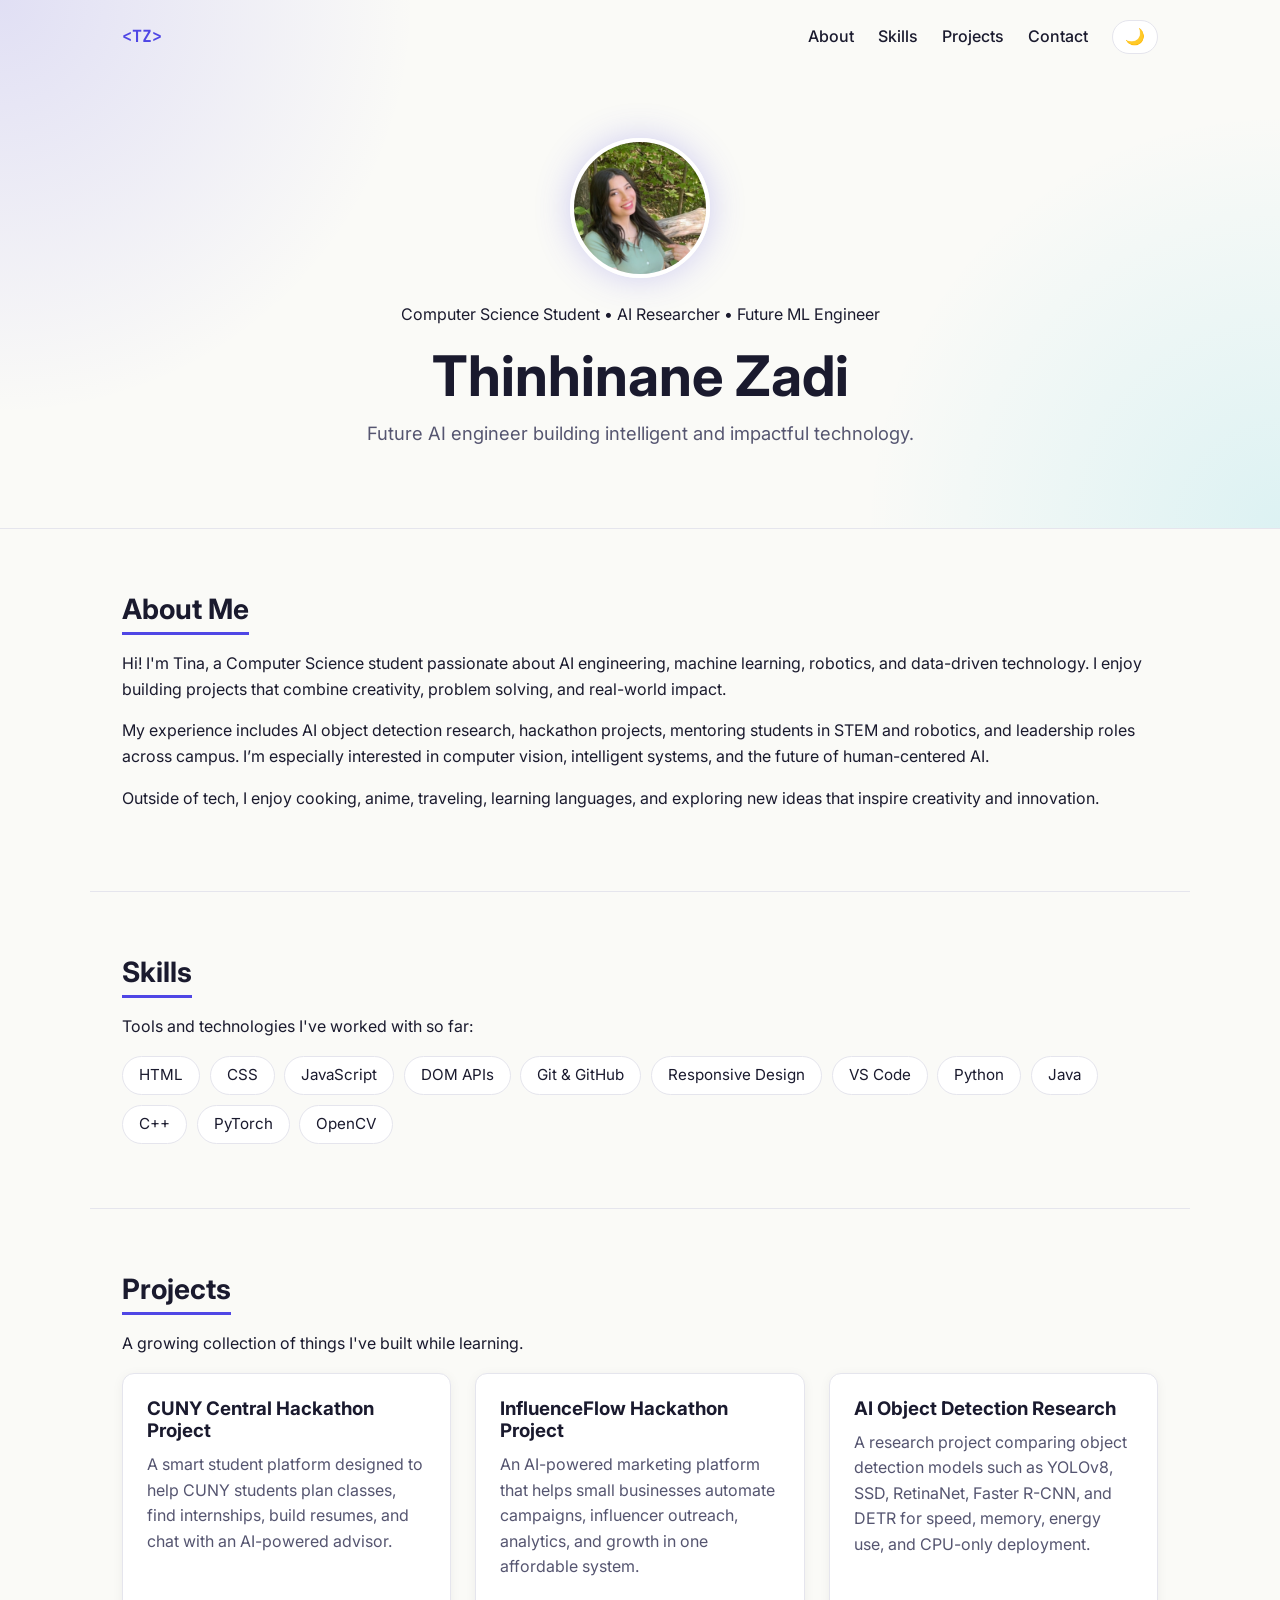
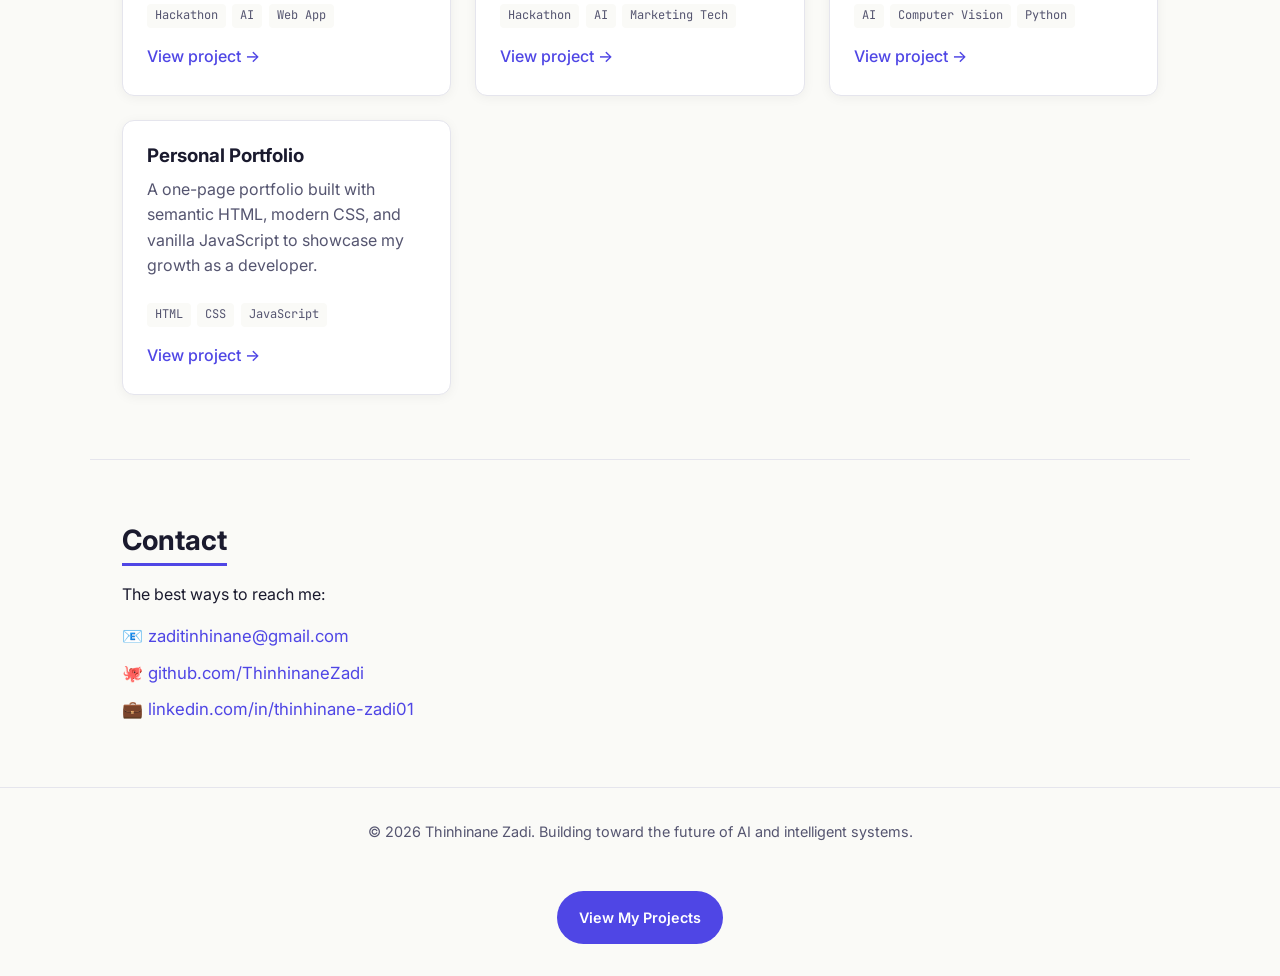
<file: index.html>
<!DOCTYPE html>
<html lang="en">
<head>
    <meta charset="UTF-8">
    <meta name="viewport" content="width=device-width, initial-scale=1.0">

    <title>Thinhinane Zadi — Aspiring AI Engineer</title>

    <link rel="preconnect" href="https://fonts.googleapis.com">
    <link rel="preconnect" href="https://fonts.gstatic.com" crossorigin>
    <link href="https://fonts.googleapis.com/css2?family=Inter:wght@400;500;700&family=JetBrains+Mono:wght@500&display=swap" rel="stylesheet">

    <link rel="stylesheet" href="styles.css">
</head>
<body>

    <header class="hero">
        <nav class="nav">
            <span class="nav__logo">&lt;TZ&gt;</span>
            <div class="nav__links">
                <a href="#about">About</a>
                <a href="#skills">Skills</a>
                <a href="#projects">Projects</a>
                <a href="#contact">Contact</a>
                <button id="theme-toggle" aria-label="Toggle light and dark mode">🌙</button>
            </div>
        </nav>

        <div class="hero__content">
            <img class="hero__avatar"
                 src="Tina.jpeg"
                 alt="Portrait of Thinhinane Zadi"
                 width="140" height="140">
                 <p class="hero__eyebrow">
                    Computer Science Student • AI Researcher • Future ML Engineer
                </p>
            <h1 class="hero__name">Thinhinane Zadi</h1>
            <p class="hero__tagline">
                Future AI engineer building intelligent and impactful technology.
            </p>
        </div>
    </header>

    <main>
        <section id="about" class="section">
            <h2>About Me</h2>
            <p>
                Hi! I'm Tina, a Computer Science student passionate about AI engineering,
                machine learning, robotics, and data-driven technology. I enjoy building
                projects that combine creativity, problem solving, and real-world impact.
            </p>
            <p>
                My experience includes AI object detection research, hackathon projects,
                mentoring students in STEM and robotics, and leadership roles across campus.
                I’m especially interested in computer vision, intelligent systems, and the
                future of human-centered AI.
            </p>

            <p>
                Outside of tech, I enjoy cooking, anime, traveling, learning languages,
                and exploring new ideas that inspire creativity and innovation.
            </p>
        </section>

        <section id="skills" class="section">
            <h2>Skills</h2>
            <p>Tools and technologies I've worked with so far:</p>
            <ul class="skills">
                <li>HTML</li>
                <li>CSS</li>
                <li>JavaScript</li>
                <li>DOM APIs</li>
                <li>Git &amp; GitHub</li>
                <li>Responsive Design</li>
                <li>VS Code</li>
                <li>Python</li>
                <li>Java</li>
                <li>C++</li>
                <li>PyTorch</li>
                <li>OpenCV</li>
            </ul>
        </section>

        <section id="projects" class="section">
            <h2>Projects</h2>
            <p>A growing collection of things I've built while learning.</p>
            <div id="projects-grid" class="projects"></div>
        </section>

        <section id="contact" class="section">
            <h2>Contact</h2>
            <p>The best ways to reach me:</p>
            <ul class="contact">
                <li>📧 <a href="mailto:zaditinhinane@gmail.com">zaditinhinane@gmail.com</a></li>
                <li>🐙 <a href="https://github.com/ThinhinaneZadi" target="_blank" rel="noopener">github.com/ThinhinaneZadi</a></li>
                <li>💼 <a href="https://linkedin.com/in/thinhinane-zadi01" target="_blank" rel="noopener">linkedin.com/in/thinhinane-zadi01</a></li>
            </ul>
        </section>
    </main>

    <footer>
        <p>&copy; <span id="year"></span> Thinhinane Zadi. Building toward the future of AI and intelligent systems.</p>
        <a href="#projects" class="hero-button">View My Projects</a>
    </footer>

    <script src="script.js"></script>
</body>
</html>
</file>
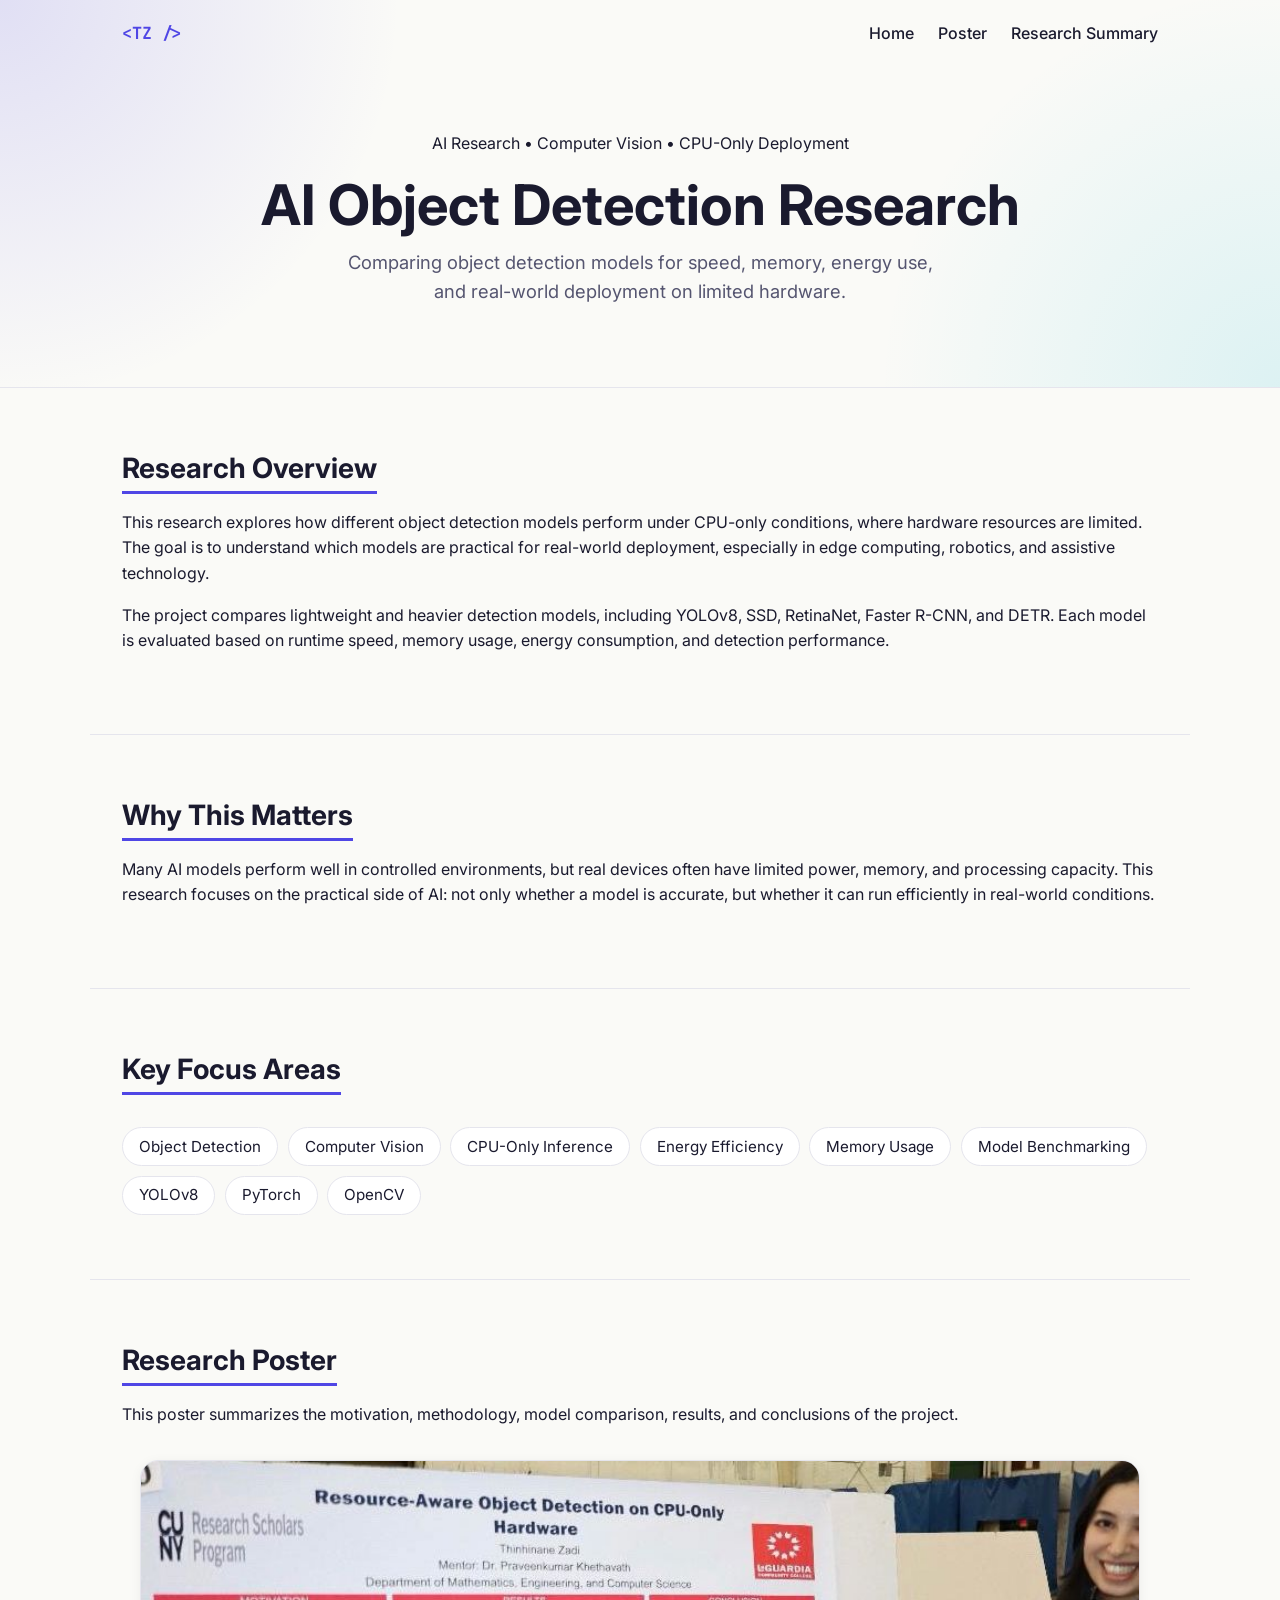
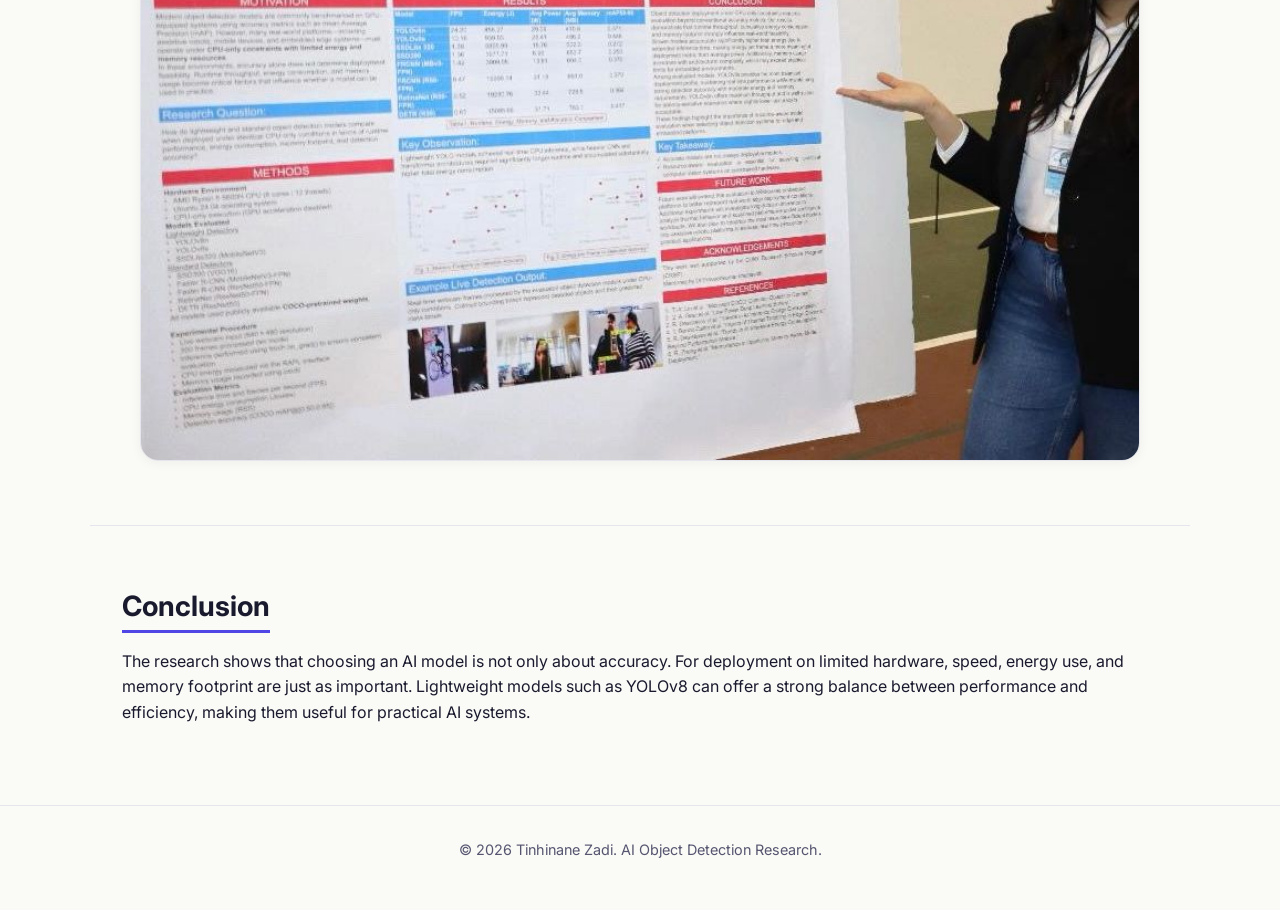
<file: research.html>
<!DOCTYPE html>
<html lang="en">
<head>
    <meta charset="UTF-8">
    <meta name="viewport" content="width=device-width, initial-scale=1.0">
    <title>AI Object Detection Research — Tinhinane Zadi</title>

    <link rel="preconnect" href="https://fonts.googleapis.com">
    <link rel="preconnect" href="https://fonts.gstatic.com" crossorigin>
    <link href="https://fonts.googleapis.com/css2?family=Inter:wght@400;500;700&family=JetBrains+Mono:wght@500&display=swap" rel="stylesheet">

    <link rel="stylesheet" href="styles.css">
</head>
<body>

    <header class="hero">
        <nav class="nav">
            <span class="nav__logo">&lt;TZ /&gt;</span>

            <div class="nav__links">
                <a href="index.html">Home</a>
                <a href="#poster">Poster</a>
                <a href="#summary">Research Summary</a>
            </div>
        </nav>

        <div class="hero__content">
            <p class="hero__eyebrow">AI Research • Computer Vision • CPU-Only Deployment</p>

            <h1 class="hero__name">AI Object Detection Research</h1>

            <p class="hero__tagline">
                Comparing object detection models for speed, memory, energy use, and real-world deployment on limited hardware.
            </p>
        </div>
    </header>

    <main>
        <section id="summary" class="section">
            <h2>Research Overview</h2>

            <p>
                This research explores how different object detection models perform under CPU-only conditions,
                where hardware resources are limited. The goal is to understand which models are practical for
                real-world deployment, especially in edge computing, robotics, and assistive technology.
            </p>

            <p>
                The project compares lightweight and heavier detection models, including YOLOv8, SSD, RetinaNet,
                Faster R-CNN, and DETR. Each model is evaluated based on runtime speed, memory usage, energy
                consumption, and detection performance.
            </p>
        </section>

        <section class="section">
            <h2>Why This Matters</h2>

            <p>
                Many AI models perform well in controlled environments, but real devices often have limited power,
                memory, and processing capacity. This research focuses on the practical side of AI: not only whether
                a model is accurate, but whether it can run efficiently in real-world conditions.
            </p>
        </section>

        <section class="section">
            <h2>Key Focus Areas</h2>

            <ul class="skills">
                <li>Object Detection</li>
                <li>Computer Vision</li>
                <li>CPU-Only Inference</li>
                <li>Energy Efficiency</li>
                <li>Memory Usage</li>
                <li>Model Benchmarking</li>
                <li>YOLOv8</li>
                <li>PyTorch</li>
                <li>OpenCV</li>
            </ul>
        </section>

        <section id="poster" class="section">
            <h2>Research Poster</h2>

            <p>
                This poster summarizes the motivation, methodology, model comparison, results, and conclusions of the project.
            </p>

            <img class="research-poster"
                 src="poster.jpg"
                 alt="Research poster about AI object detection model performance and deployment">
        </section>

        <section class="section">
            <h2>Conclusion</h2>

            <p>
                The research shows that choosing an AI model is not only about accuracy. For deployment on limited
                hardware, speed, energy use, and memory footprint are just as important. Lightweight models such as
                YOLOv8 can offer a strong balance between performance and efficiency, making them useful for practical
                AI systems.
            </p>
        </section>
    </main>

    <footer>
        <p>&copy; <span id="year"></span> Tinhinane Zadi. AI Object Detection Research.</p>
    </footer>

    <script src="script.js"></script>
</body>
</html>
</file>
<file: styles.css>
/* ============================================
   PORTFOLIO STYLES
   Light mode by default, dark mode via .dark-mode
   on the <body>. Both palettes are defined as
   custom properties so the rest of the file is
   theme-agnostic.
   ============================================ */

:root {
    --bg:           #fafaf7;
    --surface:      #ffffff;
    --text:         #1a1a2e;
    --text-muted:   #555570;
    --accent:       #4f46e5;
    --accent-hover: #4338ca;
    --border:       #e5e5ed;
    --shadow:       0 2px 12px rgba(0, 0, 0, 0.05);
}

body.dark-mode {
    --bg:           #0f0f1a;
    --surface:      #1a1a2e;
    --text:         #f0f0f5;
    --text-muted:   #a0a0b8;
    --accent:       #818cf8;
    --accent-hover: #c7d2fe;
    --border:       #2a2a40;
    --shadow:       0 2px 12px rgba(0, 0, 0, 0.35);
}

* {
    box-sizing: border-box;
}
html {
    scroll-behavior: smooth;
}
body {
    margin: 0;
    font-family: 'Inter', -apple-system, BlinkMacSystemFont, 'Segoe UI', sans-serif;
    background-color: var(--bg);
    color: var(--text);
    line-height: 1.6;
    transition: background-color 0.2s ease, color 0.2s ease;
}

/* ---- Typography ---- */

h1, h2, h3 {
    font-weight: 700;
    line-height: 1.2;
    margin: 0 0 0.6rem;
}

h2 {
    font-size: 1.75rem;
    display: inline-block;
    border-bottom: 3px solid var(--accent);
    padding-bottom: 0.35rem;
    margin-bottom: 1rem;
}

p {
    margin: 0 0 1rem;
}

a {
    color: var(--accent);
    text-decoration: none;
    border-bottom: 1px dashed transparent;
    transition: color 0.15s ease, border-color 0.15s ease;
}

a:hover,
a:focus-visible {
    color: var(--accent-hover);
    border-bottom-color: var(--accent-hover);
}

/* ---- Nav ---- */

.nav {
    max-width: 1100px;
    margin: 0 auto;
    padding: 1.25rem 2rem;
    display: flex;
    justify-content: space-between;
    align-items: center;
    flex-wrap: wrap;
    gap: 1rem;
}

.nav__logo {
    font-family: 'JetBrains Mono', ui-monospace, monospace;
    font-weight: 700;
    color: var(--accent);
    font-size: 1.05rem;
}

.nav__links {
    display: flex;
    align-items: center;
    gap: 1.5rem;
}

.nav__links a {
    color: var(--text);
    border: none;
    font-weight: 500;
}

.nav__links a:hover {
    color: var(--accent);
}

#theme-toggle {
    background: var(--surface);
    color: var(--text);
    border: 1px solid var(--border);
    border-radius: 999px;
    padding: 0.4rem 0.75rem;
    font-size: 1rem;
    cursor: pointer;
    transition: transform 0.15s ease, border-color 0.15s ease;
}

#theme-toggle:hover {
    transform: scale(1.1);
    border-color: var(--accent);
}

/* ---- Hero ---- */

.hero {
    border-bottom: 1px solid var(--border);

    background:
        radial-gradient(circle at top left, rgba(79, 70, 229, 0.15), transparent 30%),
        radial-gradient(circle at bottom right, rgba(6, 182, 212, 0.12), transparent 30%);
}
.hero__content {
    max-width: 1100px;
    margin: 0 auto;
    padding: 4rem 2rem 5rem;
    text-align: center;
}

.hero__avatar {
    width: 140px;
    height: 140px;
    border-radius: 50%;
    border: 4px solid var(--surface);
    box-shadow: var(--shadow);
    margin-bottom: 1.5rem;
    display: block;
    margin-left: auto;
    margin-right: auto;
    box-shadow: 0 0 35px rgba(79, 70, 229, 0.25);
    object-fit: cover;
}

.hero__name {
    font-size: clamp(2rem, 5vw, 3.5rem);
    margin-bottom: 0.5rem;
}

.hero__tagline {
    font-size: 1.15rem;
    color: var(--text-muted);
    max-width: 600px;
    margin: 0 auto;
}

/* ---- Sections ---- */

.section {
    max-width: 1100px;
    margin: 0 auto;
    padding: 4rem 2rem;
    border-bottom: 1px solid var(--border);
}

.section:last-of-type {
    border-bottom: none;
}

/* ---- Skills (flex chip layout) ---- */

.skills {
    list-style: none;
    padding: 0;
    margin: 1rem 0 0;
    display: flex;
    flex-wrap: wrap;
    gap: 0.6rem;
}

.skills li {
    background-color: var(--surface);
    border: 1px solid var(--border);
    border-radius: 999px;
    padding: 0.4rem 1rem;
    font-size: 0.95rem;
    transition: transform 0.15s ease, border-color 0.15s ease;
}

.skills li:hover {
    transform: translateY(-2px);
    border-color: var(--accent);
}

/* ---- Projects (grid layout) ---- */

.projects {
    display: grid;
    grid-template-columns: repeat(auto-fill, minmax(280px, 1fr));
    gap: 1.5rem;
    margin-top: 1rem;
}

.project-card {
    background-color: var(--surface);
    border: 1px solid var(--border);
    border-radius: 12px;
    padding: 1.5rem;
    box-shadow: var(--shadow);
    display: flex;
    flex-direction: column;
    transition: transform 0.15s ease, box-shadow 0.15s ease, border-color 0.15s ease;
}

.project-card:hover {
    transform: translateY(-4px);
    border-color: var(--accent);
    box-shadow: 0 10px 28px rgba(0, 0, 0, 0.08);
    background: linear-gradient(
    135deg,
    rgba(79, 70, 229, 0.08),
    rgba(6, 182, 212, 0.05)
);
}

.project-card h3 {
    margin-top: 0;
}

.project-card p {
    color: var(--text-muted);
    flex-grow: 1;
}

.project-card__tags {
    display: flex;
    flex-wrap: wrap;
    gap: 0.4rem;
    margin: 0.5rem 0 1rem;
}

.project-card__tag {
    font-family: 'JetBrains Mono', ui-monospace, monospace;
    font-size: 0.75rem;
    color: var(--text-muted);
    background-color: var(--bg);
    border-radius: 4px;
    padding: 0.15rem 0.5rem;
}

.project-card__link {
    font-weight: 500;
    align-self: flex-start;
}

/* ---- Contact ---- */

.contact {
    list-style: none;
    padding: 0;
    margin: 1rem 0 0;
    display: flex;
    flex-direction: column;
    gap: 0.6rem;
    font-size: 1.05rem;
}

/* ---- Footer ---- */

footer {
    text-align: center;
    padding: 2rem 1rem;
    color: var(--text-muted);
    font-size: 0.9rem;
    border-top: 1px solid var(--border);
}

/* ---- Responsive ---- */

@media (max-width: 600px) {
    .nav {
        flex-direction: column;
        align-items: flex-start;
        padding: 1rem;
    }
    .nav__links {
        gap: 1rem;
        flex-wrap: wrap;
    }
    .hero__content {
        padding: 2.5rem 1.25rem 3.5rem;
    }
    .section {
        padding: 3rem 1.25rem;
    }
}
.hero-button {
    display: inline-block;
    margin-top: 2rem;
    background-color: var(--accent);
    color: white;
    padding: 0.9rem 1.4rem;
    border-radius: 999px;
    font-weight: 600;
    transition: transform 0.2s ease, background-color 0.2s ease;
}

.hero-button:hover {
    transform: translateY(-3px);
    background-color: var(--accent-hover);
}
.research-poster {
    width: 100%;
    max-width: 1000px;
    display: block;
    margin: 2rem auto 0;
    border-radius: 18px;
    border: 1px solid var(--border);
    box-shadow: var(--shadow);
}
</file>
